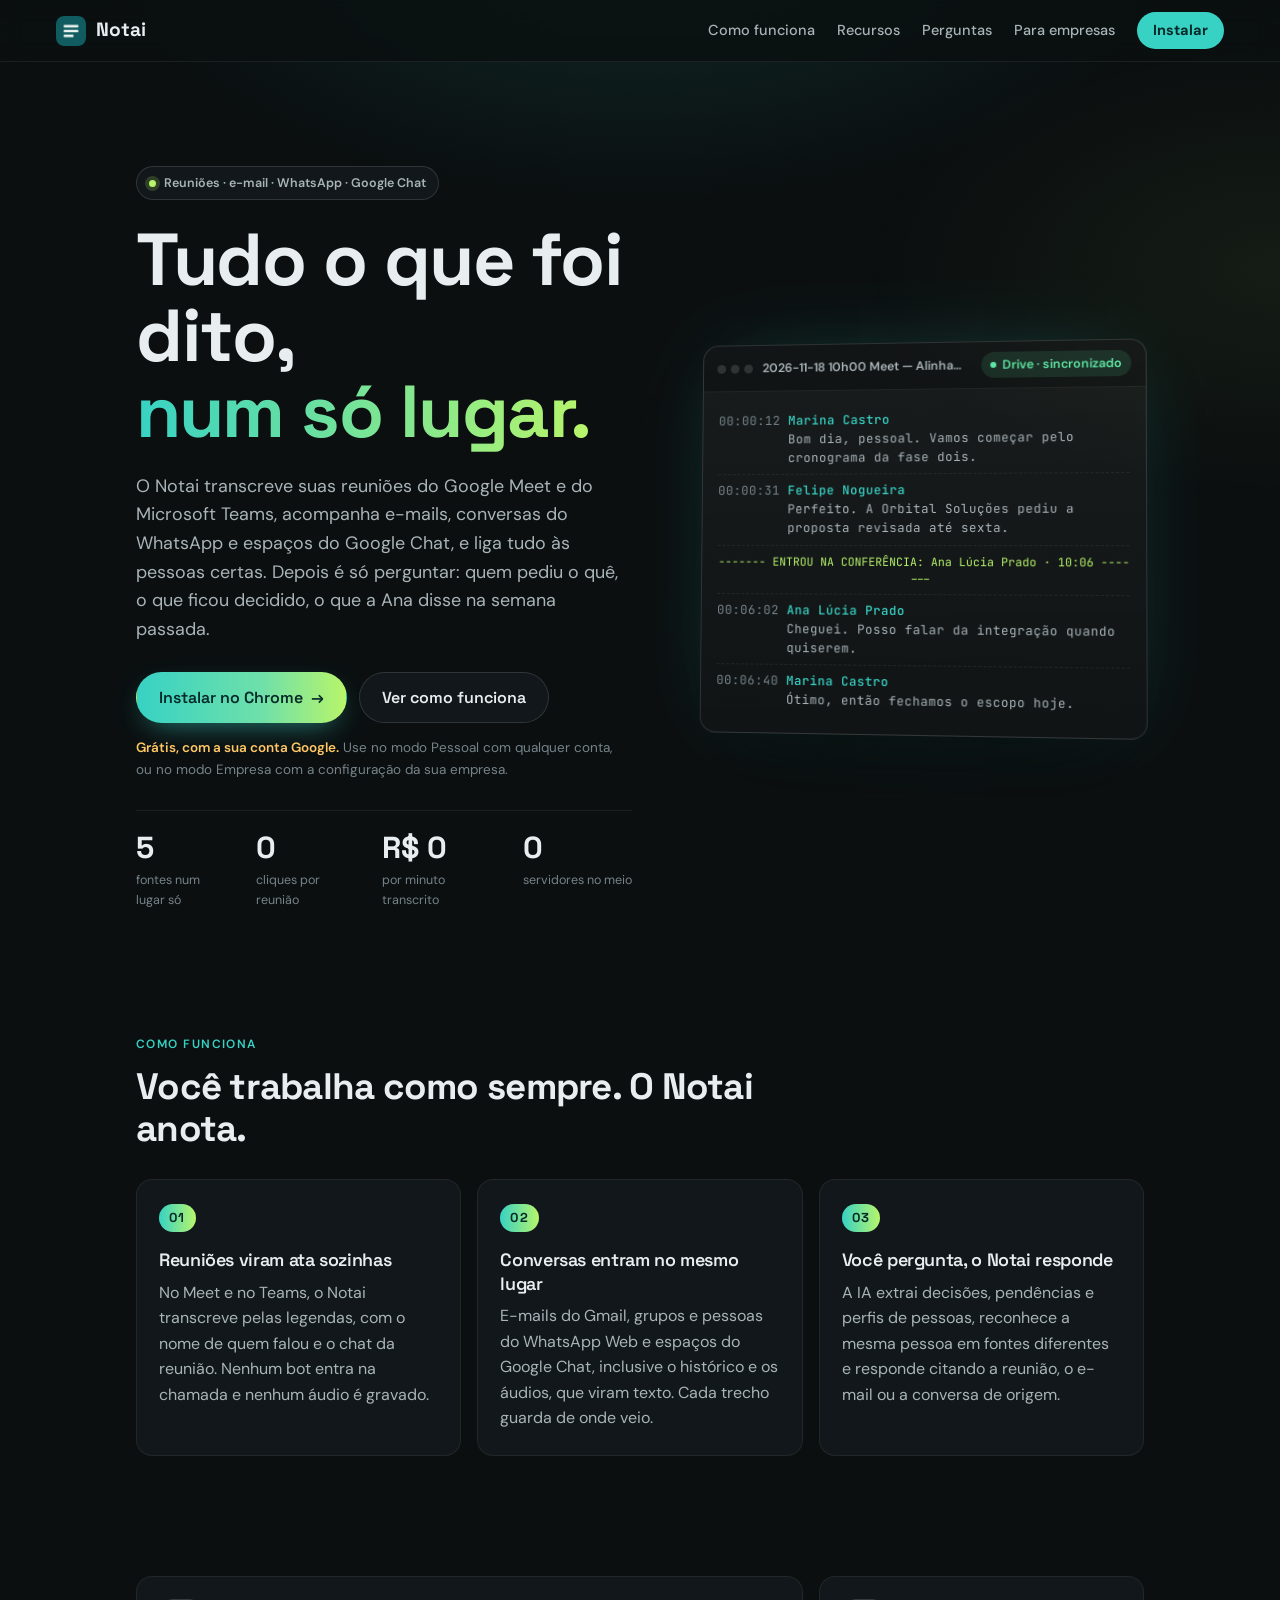
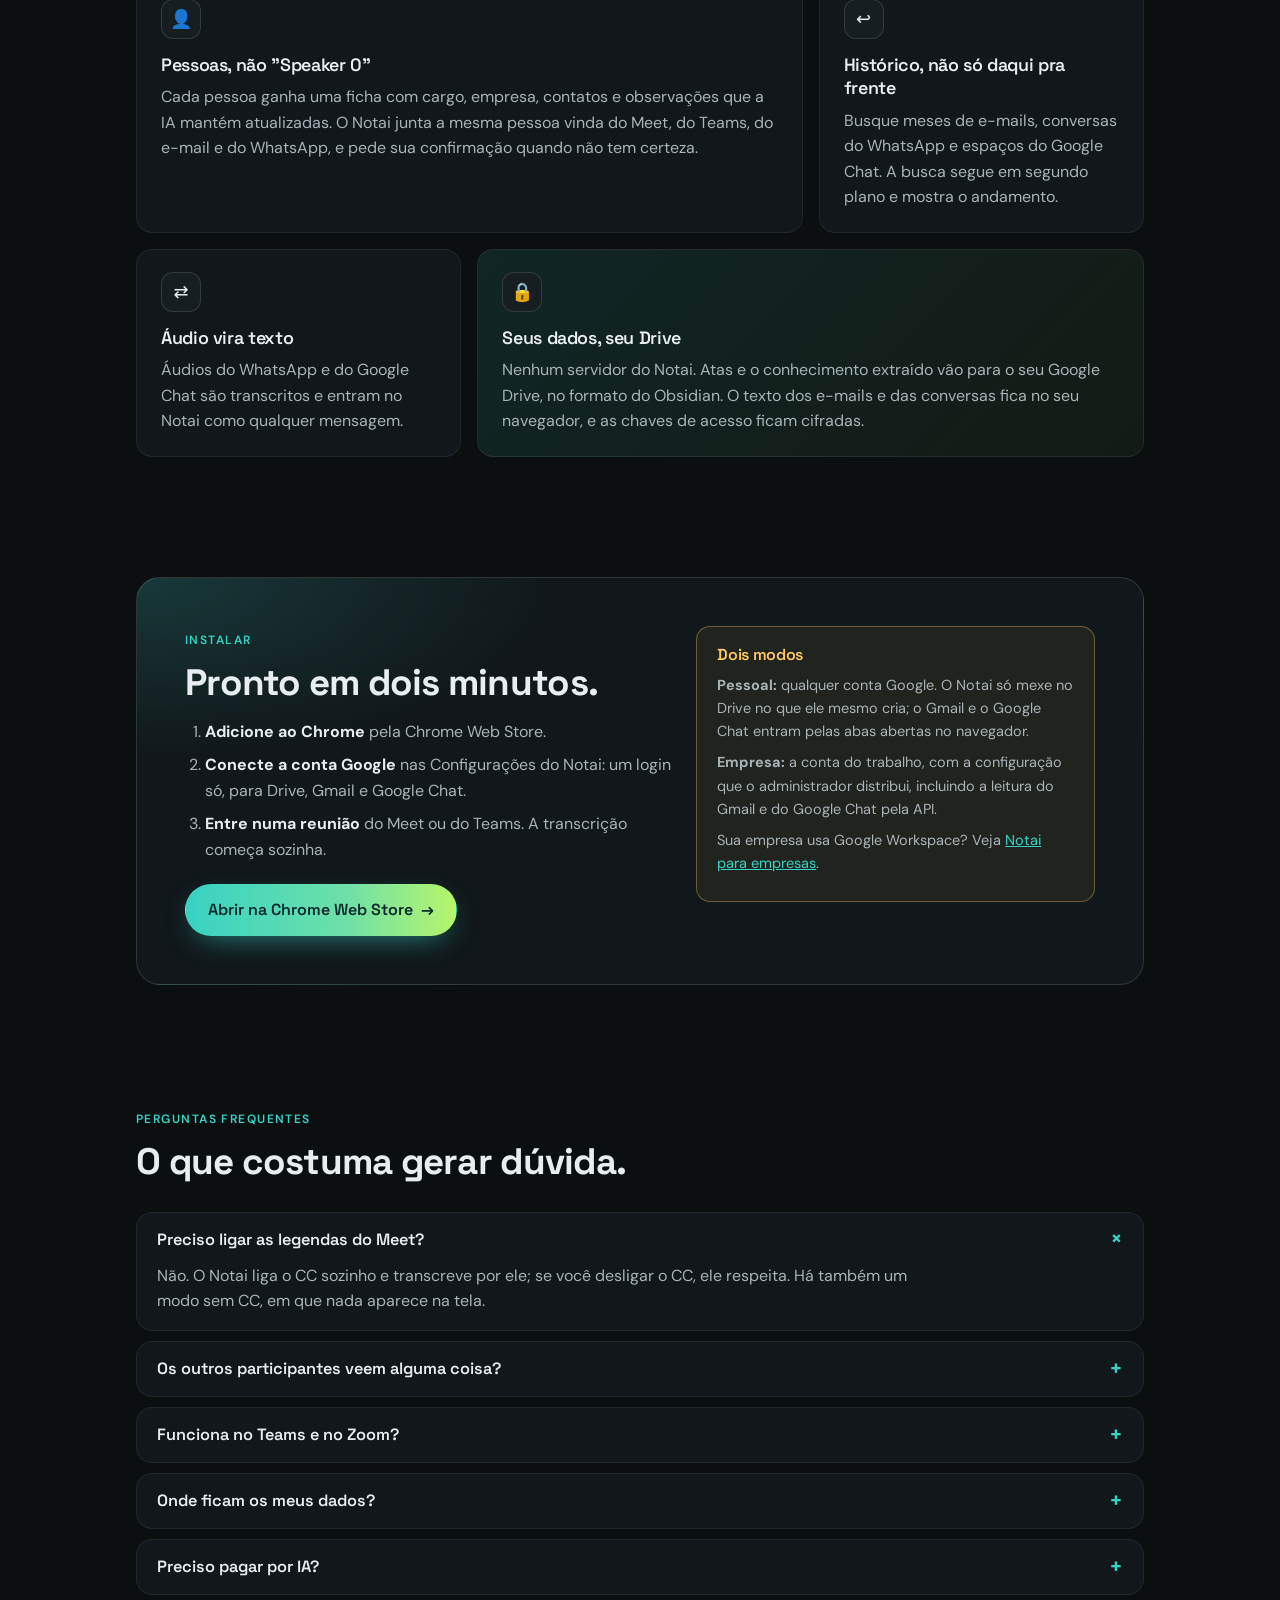
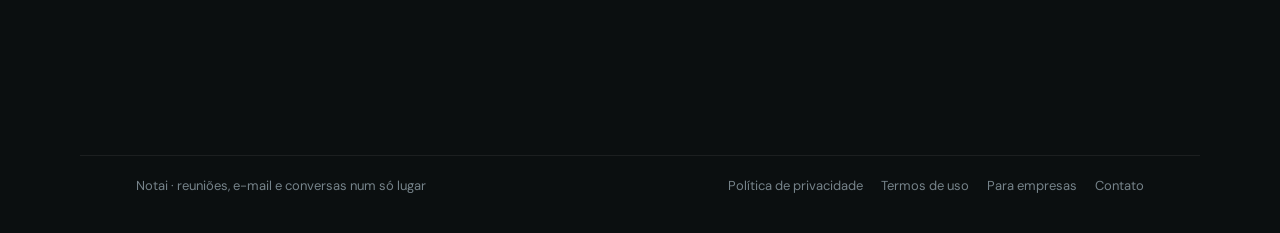
<file: index.html>
<!doctype html>
<html lang="pt-BR">
<head>
  <meta charset="utf-8" />
  <meta name="viewport" content="width=device-width, initial-scale=1" />
  <title>Notai · reuniões e conversas num só lugar</title>
  <meta name="description" content="O Notai é uma extensão para o Google Chrome que transcreve reuniões do Google Meet e do Microsoft Teams e junta tudo, com e-mails, WhatsApp e Google Chat, num lugar só que você consulta em linguagem natural. Sem bot, sem servidor e sem custo por minuto." />
  <link rel="icon" href="icon128.png" />
  <link rel="preconnect" href="https://fonts.googleapis.com" />
  <link rel="preconnect" href="https://fonts.gstatic.com" crossorigin />
  <link href="https://fonts.googleapis.com/css2?family=Space+Grotesk:wght@500;600;700&family=DM+Sans:opsz,wght@9..40,400;9..40,500;9..40,600&family=JetBrains+Mono:wght@400;500&display=swap" rel="stylesheet" />
  <link rel="stylesheet" href="style.css" />
</head>
<body>
  <div class="glow" aria-hidden="true"></div>

  <header class="top">
    <a class="brand" href="./"><img src="icon128.png" alt="" width="30" height="30" /><span>Notai</span></a>
    <nav class="nav" aria-label="Principal">
      <a href="#como-funciona">Como funciona</a>
      <a href="#recursos">Recursos</a>
      <a href="#perguntas">Perguntas</a>
      <a href="empresas/">Para empresas</a>
      <a class="cta" href="#instalar">Instalar</a>
    </nav>
  </header>

  <main>
    <section class="hero">
      <div>
        <span class="pill"><span class="pill-dot"></span>Reuniões · e-mail · WhatsApp · Google Chat</span>
        <h1>Tudo o que foi dito,<br /><span class="grad">num só lugar.</span></h1>
        <p class="lede">O Notai transcreve suas reuniões do Google Meet e do Microsoft Teams, acompanha e-mails, conversas do WhatsApp e espaços do Google Chat, e liga tudo às pessoas certas. Depois é só perguntar: quem pediu o quê, o que ficou decidido, o que a Ana disse na semana passada.</p>
        <div class="cta-row">
          <a class="btn btn-primary" href="https://chromewebstore.google.com/detail/dehlandkobgbbgkkjokhnkllopbijbge" target="_blank" rel="noopener">Instalar no Chrome <span class="arrow">→</span></a>
          <a class="btn btn-ghost" href="#como-funciona">Ver como funciona</a>
        </div>
        <p class="note"><strong>Grátis, com a sua conta Google.</strong> Use no modo Pessoal com qualquer conta, ou no modo Empresa com a configuração da sua empresa.</p>
        <ul class="proof" aria-label="O que o Notai garante">
          <li><strong>5</strong><span>fontes num lugar só</span></li>
          <li><strong>0</strong><span>cliques por reunião</span></li>
          <li><strong>R$ 0</strong><span>por minuto transcrito</span></li>
          <li><strong>0</strong><span>servidores no meio</span></li>
        </ul>
      </div>
      <figure class="sample" aria-label="Exemplo de transcrição">
        <figcaption>
          <span class="win"><i></i><i></i><i></i></span>
          <span class="sample-name">2026-11-18 10h00 Meet — Alinhamento Projeto Aurora.md</span>
          <span class="sample-tag"><span class="live-dot"></span>Drive · sincronizado</span>
        </figcaption>
        <div class="sample-body">
          <div class="line"><span class="t">00:00:12</span><span class="who">Marina Castro</span><span class="txt">Bom dia, pessoal. Vamos começar pelo cronograma da fase dois.</span></div>
          <div class="line"><span class="t">00:00:31</span><span class="who">Felipe Nogueira</span><span class="txt">Perfeito. A Orbital Soluções pediu a proposta revisada até sexta.</span></div>
          <div class="line ev">------- ENTROU NA CONFERÊNCIA: Ana Lúcia Prado · 10:06 -------</div>
          <div class="line"><span class="t">00:06:02</span><span class="who">Ana Lúcia Prado</span><span class="txt">Cheguei. Posso falar da integração quando quiserem.</span></div>
          <div class="line"><span class="t">00:06:40</span><span class="who">Marina Castro</span><span class="txt">Ótimo, então fechamos o escopo hoje.</span></div>
        </div>
      </figure>
    </section>

    <section id="como-funciona">
      <div class="section-head">
        <span class="eyebrow">Como funciona</span>
        <h2>Você trabalha como sempre. O Notai anota.</h2>
      </div>
      <ol class="steps">
        <li class="card"><span class="step-n">01</span><h3>Reuniões viram ata sozinhas</h3><p>No Meet e no Teams, o Notai transcreve pelas legendas, com o nome de quem falou e o chat da reunião. Nenhum bot entra na chamada e nenhum áudio é gravado.</p></li>
        <li class="card"><span class="step-n">02</span><h3>Conversas entram no mesmo lugar</h3><p>E-mails do Gmail, grupos e pessoas do WhatsApp Web e espaços do Google Chat, inclusive o histórico e os áudios, que viram texto. Cada trecho guarda de onde veio.</p></li>
        <li class="card"><span class="step-n">03</span><h3>Você pergunta, o Notai responde</h3><p>A IA extrai decisões, pendências e perfis de pessoas, reconhece a mesma pessoa em fontes diferentes e responde citando a reunião, o e-mail ou a conversa de origem.</p></li>
      </ol>
    </section>

    <section id="recursos" class="bento">
      <article class="card span-2"><span class="icon">👤</span><h3>Pessoas, não "Speaker 0"</h3><p>Cada pessoa ganha uma ficha com cargo, empresa, contatos e observações que a IA mantém atualizadas. O Notai junta a mesma pessoa vinda do Meet, do Teams, do e-mail e do WhatsApp, e pede sua confirmação quando não tem certeza.</p></article>
      <article class="card"><span class="icon">↩</span><h3>Histórico, não só daqui pra frente</h3><p>Busque meses de e-mails, conversas do WhatsApp e espaços do Google Chat. A busca segue em segundo plano e mostra o andamento.</p></article>
      <article class="card"><span class="icon">⇄</span><h3>Áudio vira texto</h3><p>Áudios do WhatsApp e do Google Chat são transcritos e entram no Notai como qualquer mensagem.</p></article>
      <article class="card span-2 accent"><span class="icon">🔒</span><h3>Seus dados, seu Drive</h3><p>Nenhum servidor do Notai. Atas e o conhecimento extraído vão para o seu Google Drive, no formato do Obsidian. O texto dos e-mails e das conversas fica no seu navegador, e as chaves de acesso ficam cifradas.</p></article>
    </section>

    <section id="instalar" class="install">
      <div>
        <span class="eyebrow">Instalar</span>
        <h2>Pronto em dois minutos.</h2>
        <ol>
          <li><strong>Adicione ao Chrome</strong> pela Chrome Web Store.</li>
          <li><strong>Conecte a conta Google</strong> nas Configurações do Notai: um login só, para Drive, Gmail e Google Chat.</li>
          <li><strong>Entre numa reunião</strong> do Meet ou do Teams. A transcrição começa sozinha.</li>
        </ol>
        <div class="cta-row" style="margin-top: 22px">
          <a class="btn btn-primary" id="store-link" href="https://chromewebstore.google.com/detail/dehlandkobgbbgkkjokhnkllopbijbge" target="_blank" rel="noopener">Abrir na Chrome Web Store <span class="arrow">→</span></a>
        </div>
      </div>
      <aside class="modes">
        <h3>Dois modos</h3>
        <p><strong>Pessoal:</strong> qualquer conta Google. O Notai só mexe no Drive no que ele mesmo cria; o Gmail e o Google Chat entram pelas abas abertas no navegador.</p>
        <p><strong>Empresa:</strong> a conta do trabalho, com a configuração que o administrador distribui, incluindo a leitura do Gmail e do Google Chat pela API.</p>
        <p>Sua empresa usa Google Workspace? Veja <a href="empresas/">Notai para empresas</a>.</p>
      </aside>
    </section>

    <section id="perguntas" class="faq">
      <div class="section-head">
        <span class="eyebrow">Perguntas frequentes</span>
        <h2>O que costuma gerar dúvida.</h2>
      </div>
      <div class="faq-list">
        <details class="card" open><summary>Preciso ligar as legendas do Meet?</summary><p>Não. O Notai liga o CC sozinho e transcreve por ele; se você desligar o CC, ele respeita. Há também um modo sem CC, em que nada aparece na tela.</p></details>
        <details class="card"><summary>Os outros participantes veem alguma coisa?</summary><p>Nenhum bot entra na chamada. Por isso mesmo, avise que a reunião está sendo transcrita; o Notai pode mandar esse aviso no chat da reunião por você.</p></details>
        <details class="card"><summary>Funciona no Teams e no Zoom?</summary><p>No Teams web, sim: o Notai liga as legendas sozinho, transcreve e guarda o chat da reunião. O Zoom ainda não é coberto.</p></details>
        <details class="card"><summary>Onde ficam os meus dados?</summary><p>Não existe servidor do Notai. Atas e o conhecimento extraído vão para o seu Drive; o texto de e-mails e conversas fica no seu navegador. Com uma IA em nuvem, os trechos analisados vão para o provedor que você escolher. Detalhes na <a href="politica-de-privacidade/">política de privacidade</a>.</p></details>
        <details class="card"><summary>Preciso pagar por IA?</summary><p>Não para transcrever. Para resumir e responder perguntas, você escolhe entre a IA do próprio Chrome (Gemini Nano), gratuita, e um provedor em nuvem com a sua chave.</p></details>
      </div>
    </section>
  </main>

  <footer class="site-footer">
    <span>Notai · reuniões, e-mail e conversas num só lugar</span>
    <nav aria-label="Rodapé">
      <a href="politica-de-privacidade/">Política de privacidade</a>
      <a href="termos-de-uso/">Termos de uso</a>
      <a href="empresas/">Para empresas</a>
      <a href="mailto:rodrigorbonfim@gmail.com">Contato</a>
    </nav>
  </footer>
</body>
</html>
</file>
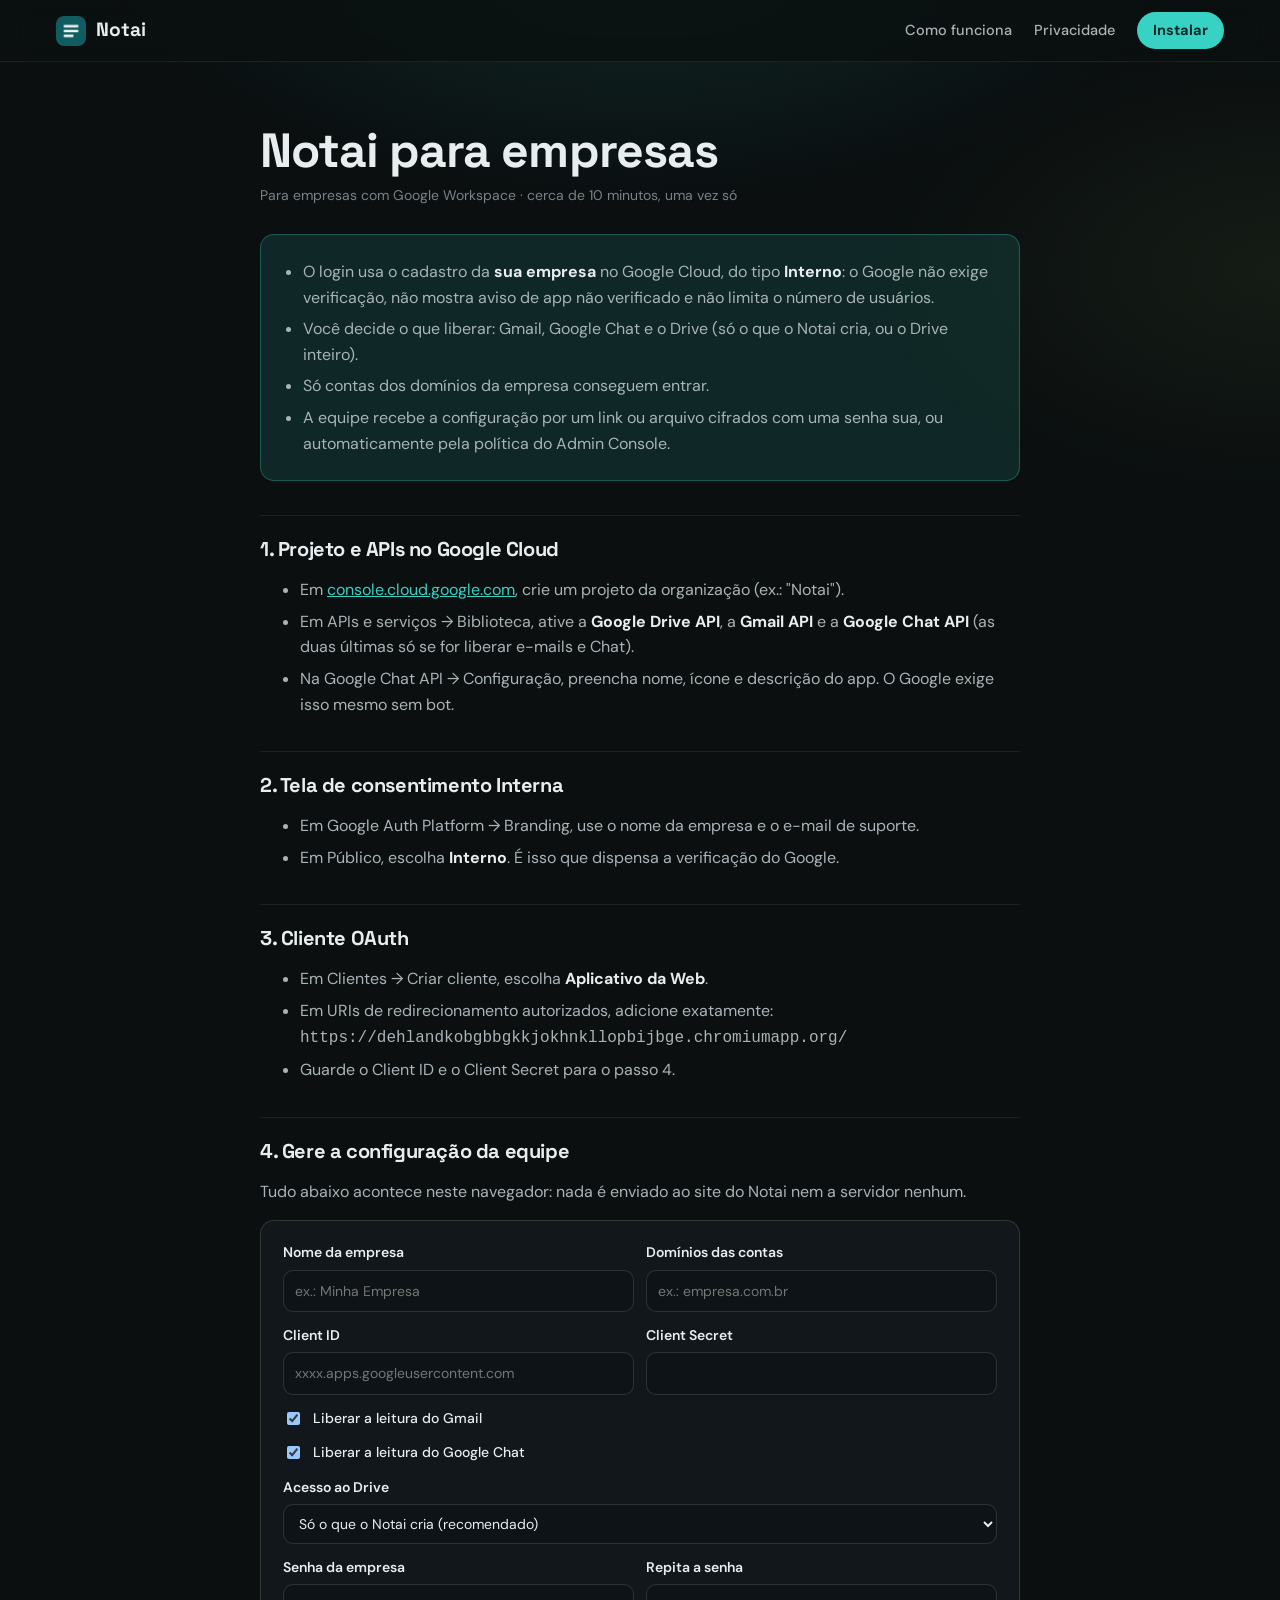
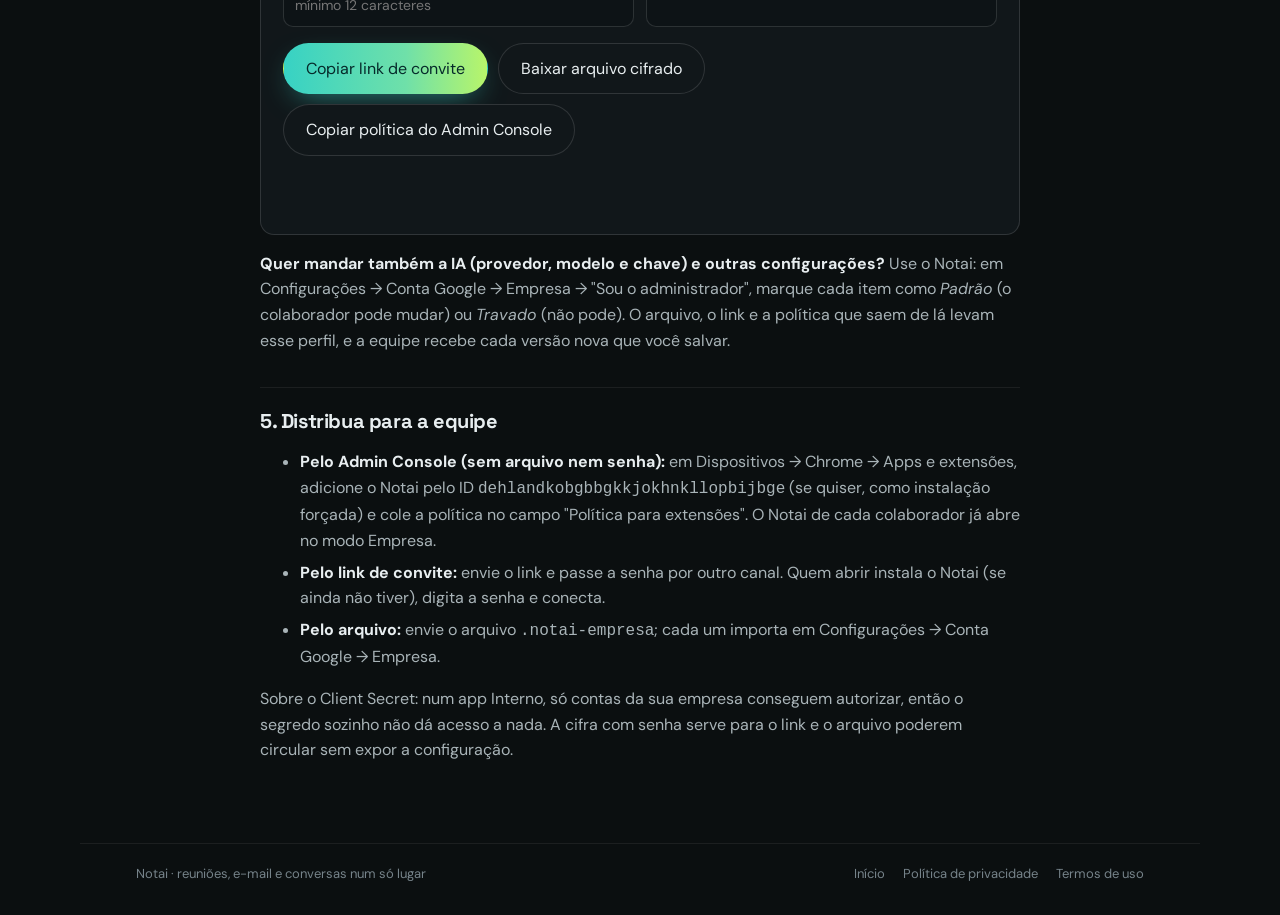
<file: empresas/index.html>
<!doctype html>
<html lang="pt-BR">
<head>
  <meta charset="utf-8" />
  <meta name="viewport" content="width=device-width, initial-scale=1" />
  <title>Notai para empresas · Notai</title>
  <meta name="description" content="Configure o Notai para a sua empresa com Google Workspace: login com o cadastro da própria empresa, sem verificação do Google, com Gmail, Google Chat e Drive." />
  <link rel="icon" href="../icon128.png" />
  <link rel="preconnect" href="https://fonts.googleapis.com" />
  <link rel="preconnect" href="https://fonts.gstatic.com" crossorigin />
  <link href="https://fonts.googleapis.com/css2?family=Space+Grotesk:wght@500;600;700&family=DM+Sans:opsz,wght@9..40,400;9..40,500;9..40,600&family=JetBrains+Mono:wght@400;500&display=swap" rel="stylesheet" />
  <link rel="stylesheet" href="../style.css" />
  <style>
    .gen { display: grid; gap: 12px; margin: 16px 0; padding: 20px 22px; border-radius: 14px; background: var(--surface); border: 1px solid var(--line-2); }
    .gen label { display: grid; gap: 6px; font-size: 14px; font-weight: 600; color: var(--text); }
    .gen input, .gen select { font: inherit; font-weight: 400; padding: 9px 11px; border-radius: 10px; border: 1px solid var(--line-2); background: #0d1316; color: var(--text); }
    .gen .row { display: flex; gap: 10px; align-items: center; font-weight: 500; }
    .gen .grid { display: grid; grid-template-columns: 1fr 1fr; gap: 12px; }
    .gen .actions { display: flex; flex-wrap: wrap; gap: 10px; margin-top: 4px; }
    .gen button { font: inherit; cursor: pointer; }
    .gen .out { font-size: 13.5px; color: var(--text-2); min-height: 1.4em; }
    .gen .out.err { color: #ff9b9b; }
    @media (max-width: 700px) { .gen .grid { grid-template-columns: 1fr; } }
  </style>
</head>
<body>
  <div class="glow" aria-hidden="true"></div>
  <header class="top">
    <a class="brand" href="../"><img src="../icon128.png" alt="" width="30" height="30" /><span>Notai</span></a>
    <nav class="nav" aria-label="Principal"><a href="../#como-funciona">Como funciona</a><a href="../politica-de-privacidade/">Privacidade</a><a class="cta" href="../#instalar">Instalar</a></nav>
  </header>
  <main>
    <article class="doc">
      <h1>Notai para empresas</h1>
      <p class="meta">Para empresas com Google Workspace · cerca de 10 minutos, uma vez só</p>
      <div class="summary">
        <ul>
          <li>O login usa o cadastro da <strong>sua empresa</strong> no Google Cloud, do tipo <strong>Interno</strong>: o Google não exige verificação, não mostra aviso de app não verificado e não limita o número de usuários.</li>
          <li>Você decide o que liberar: Gmail, Google Chat e o Drive (só o que o Notai cria, ou o Drive inteiro).</li>
          <li>Só contas dos domínios da empresa conseguem entrar.</li>
          <li>A equipe recebe a configuração por um link ou arquivo cifrados com uma senha sua, ou automaticamente pela política do Admin Console.</li>
        </ul>
      </div>

      <h2>1. Projeto e APIs no Google Cloud</h2>
      <ul>
        <li>Em <a href="https://console.cloud.google.com/projectcreate" target="_blank" rel="noopener">console.cloud.google.com</a>, crie um projeto da organização (ex.: "Notai").</li>
        <li>Em APIs e serviços → Biblioteca, ative a <strong>Google Drive API</strong>, a <strong>Gmail API</strong> e a <strong>Google Chat API</strong> (as duas últimas só se for liberar e-mails e Chat).</li>
        <li>Na Google Chat API → Configuração, preencha nome, ícone e descrição do app. O Google exige isso mesmo sem bot.</li>
      </ul>

      <h2>2. Tela de consentimento Interna</h2>
      <ul>
        <li>Em Google Auth Platform → Branding, use o nome da empresa e o e-mail de suporte.</li>
        <li>Em Público, escolha <strong>Interno</strong>. É isso que dispensa a verificação do Google.</li>
      </ul>

      <h2>3. Cliente OAuth</h2>
      <ul>
        <li>Em Clientes → Criar cliente, escolha <strong>Aplicativo da Web</strong>.</li>
        <li>Em URIs de redirecionamento autorizados, adicione exatamente: <code>https://dehlandkobgbbgkkjokhnkllopbijbge.chromiumapp.org/</code></li>
        <li>Guarde o Client ID e o Client Secret para o passo 4.</li>
      </ul>

      <h2>4. Gere a configuração da equipe</h2>
      <p>Tudo abaixo acontece neste navegador: nada é enviado ao site do Notai nem a servidor nenhum.</p>
      <form class="gen" id="gen" autocomplete="off" onsubmit="return false">
        <div class="grid">
          <label>Nome da empresa<input id="empresa" required placeholder="ex.: Minha Empresa" /></label>
          <label>Domínios das contas<input id="dominios" required placeholder="ex.: empresa.com.br" /></label>
          <label>Client ID<input id="clientId" required spellcheck="false" placeholder="xxxx.apps.googleusercontent.com" /></label>
          <label>Client Secret<input id="clientSecret" type="password" required /></label>
        </div>
        <label class="row"><input id="gmail" type="checkbox" checked /> Liberar a leitura do Gmail</label>
        <label class="row"><input id="chat" type="checkbox" checked /> Liberar a leitura do Google Chat</label>
        <label>Acesso ao Drive
          <select id="drive"><option value="notai">Só o que o Notai cria (recomendado)</option><option value="completo">Drive inteiro (para continuar numa pasta que já existe)</option></select>
        </label>
        <div class="grid">
          <label>Senha da empresa<input id="pass" type="password" autocomplete="new-password" placeholder="mínimo 12 caracteres" /></label>
          <label>Repita a senha<input id="pass2" type="password" autocomplete="new-password" /></label>
        </div>
        <div class="actions">
          <button class="btn btn-primary" type="button" id="link">Copiar link de convite</button>
          <button class="btn btn-ghost" type="button" id="file">Baixar arquivo cifrado</button>
          <button class="btn btn-ghost" type="button" id="policy">Copiar política do Admin Console</button>
        </div>
        <p class="out" id="out" aria-live="polite"></p>
      </form>

      <p><strong>Quer mandar também a IA (provedor, modelo e chave) e outras configurações?</strong> Use o Notai: em Configurações → Conta Google → Empresa → "Sou o administrador", marque cada item como <em>Padrão</em> (o colaborador pode mudar) ou <em>Travado</em> (não pode). O arquivo, o link e a política que saem de lá levam esse perfil, e a equipe recebe cada versão nova que você salvar.</p>

      <h2>5. Distribua para a equipe</h2>
      <ul>
        <li><strong>Pelo Admin Console (sem arquivo nem senha):</strong> em Dispositivos → Chrome → Apps e extensões, adicione o Notai pelo ID <code>dehlandkobgbbgkkjokhnkllopbijbge</code> (se quiser, como instalação forçada) e cole a política no campo "Política para extensões". O Notai de cada colaborador já abre no modo Empresa.</li>
        <li><strong>Pelo link de convite:</strong> envie o link e passe a senha por outro canal. Quem abrir instala o Notai (se ainda não tiver), digita a senha e conecta.</li>
        <li><strong>Pelo arquivo:</strong> envie o arquivo <code>.notai-empresa</code>; cada um importa em Configurações → Conta Google → Empresa.</li>
      </ul>
      <p>Sobre o Client Secret: num app Interno, só contas da sua empresa conseguem autorizar, então o segredo sozinho não dá acesso a nada. A cifra com senha serve para o link e o arquivo poderem circular sem expor a configuração.</p>
    </article>
  </main>
  <footer class="site-footer">
    <span>Notai · reuniões, e-mail e conversas num só lugar</span>
    <nav aria-label="Rodapé"><a href="../">Início</a><a href="../politica-de-privacidade/">Política de privacidade</a><a href="../termos-de-uso/">Termos de uso</a></nav>
  </footer>
  <script>
    // Mesma cifra do Notai (src/shared/cryptobox.ts): PBKDF2-SHA256 com 600 mil rodadas e AES-GCM 256.
    const $ = (id) => document.getElementById(id);
    const out = (msg, err) => { $('out').textContent = msg; $('out').className = err ? 'out err' : 'out'; };
    const b64 = (u8) => btoa(String.fromCharCode(...u8));
    const b64url = (s) => btoa(unescape(encodeURIComponent(s))).replace(/\+/g, '-').replace(/\//g, '_').replace(/=+$/, '');
    function config() {
      const dominios = [...new Set($('dominios').value.split(/[\s,;]+/).map((d) => d.trim().toLowerCase().replace(/^@/, '')).filter(Boolean))];
      const c = { format: 'notai-empresa', version: 1, empresa: $('empresa').value.trim(), dominios, clientId: $('clientId').value.trim(), clientSecret: $('clientSecret').value.trim(), recursos: { gmail: $('gmail').checked, chat: $('chat').checked, drive: $('drive').value } };
      if (!c.empresa) throw new Error('Falta o nome da empresa.');
      if (!dominios.length || dominios.some((d) => !/^[a-z0-9-]+(\.[a-z0-9-]+)+$/.test(d))) throw new Error('Confira os domínios (ex.: empresa.com.br).');
      if (!/^[\w-]+\.apps\.googleusercontent\.com$/.test(c.clientId)) throw new Error('O Client ID deve terminar em .apps.googleusercontent.com.');
      if (c.clientSecret.length < 10) throw new Error('Falta o Client Secret.');
      return c;
    }
    async function sealed() {
      const c = config();
      const pass = $('pass').value;
      if (pass.length < 12) throw new Error('Use uma senha com pelo menos 12 caracteres.');
      if (pass !== $('pass2').value) throw new Error('As duas senhas não são iguais.');
      const salt = crypto.getRandomValues(new Uint8Array(16));
      const iv = crypto.getRandomValues(new Uint8Array(12));
      const material = await crypto.subtle.importKey('raw', new TextEncoder().encode(pass.normalize('NFKC')), 'PBKDF2', false, ['deriveKey']);
      const key = await crypto.subtle.deriveKey({ name: 'PBKDF2', hash: 'SHA-256', salt, iterations: 600000 }, material, { name: 'AES-GCM', length: 256 }, false, ['encrypt']);
      const data = new Uint8Array(await crypto.subtle.encrypt({ name: 'AES-GCM', iv }, key, new TextEncoder().encode(JSON.stringify(c))));
      const box = { v: 1, kdf: 'PBKDF2-SHA256', iter: 600000, salt: b64(salt), iv: b64(iv), data: b64(data) };
      return { c, file: JSON.stringify({ format: 'notai-empresa-cifrada', version: 1, empresa: c.empresa, box }, null, 2) };
    }
    const run = (fn) => async () => { try { await fn(); } catch (e) { out(e.message || String(e), true); } };
    $('link').addEventListener('click', run(async () => {
      const { file } = await sealed();
      await navigator.clipboard.writeText(`https://www.notai.ia.br/entrar/#c=${b64url(file)}`);
      out('Link copiado. Ele só abre com a senha da empresa: passe a senha por outro canal.');
    }));
    $('file').addEventListener('click', run(async () => {
      const { c, file } = await sealed();
      const a = document.createElement('a');
      a.href = URL.createObjectURL(new Blob([file], { type: 'application/json' }));
      a.download = `Notai - ${c.empresa}.notai-empresa`;
      a.click();
      out('Arquivo cifrado baixado.');
    }));
    $('policy').addEventListener('click', run(async () => {
      const c = config();
      const v = (x) => ({ Value: x });
      await navigator.clipboard.writeText(JSON.stringify({ empresa: v(c.empresa), dominios: v(c.dominios), clientId: v(c.clientId), clientSecret: v(c.clientSecret), gmail: v(c.recursos.gmail), chat: v(c.recursos.chat), drive: v(c.recursos.drive) }));
      out('Política copiada. Cole no Admin Console, no campo "Política para extensões" do Notai.');
    }));
  </script>
</body>
</html>
</file>
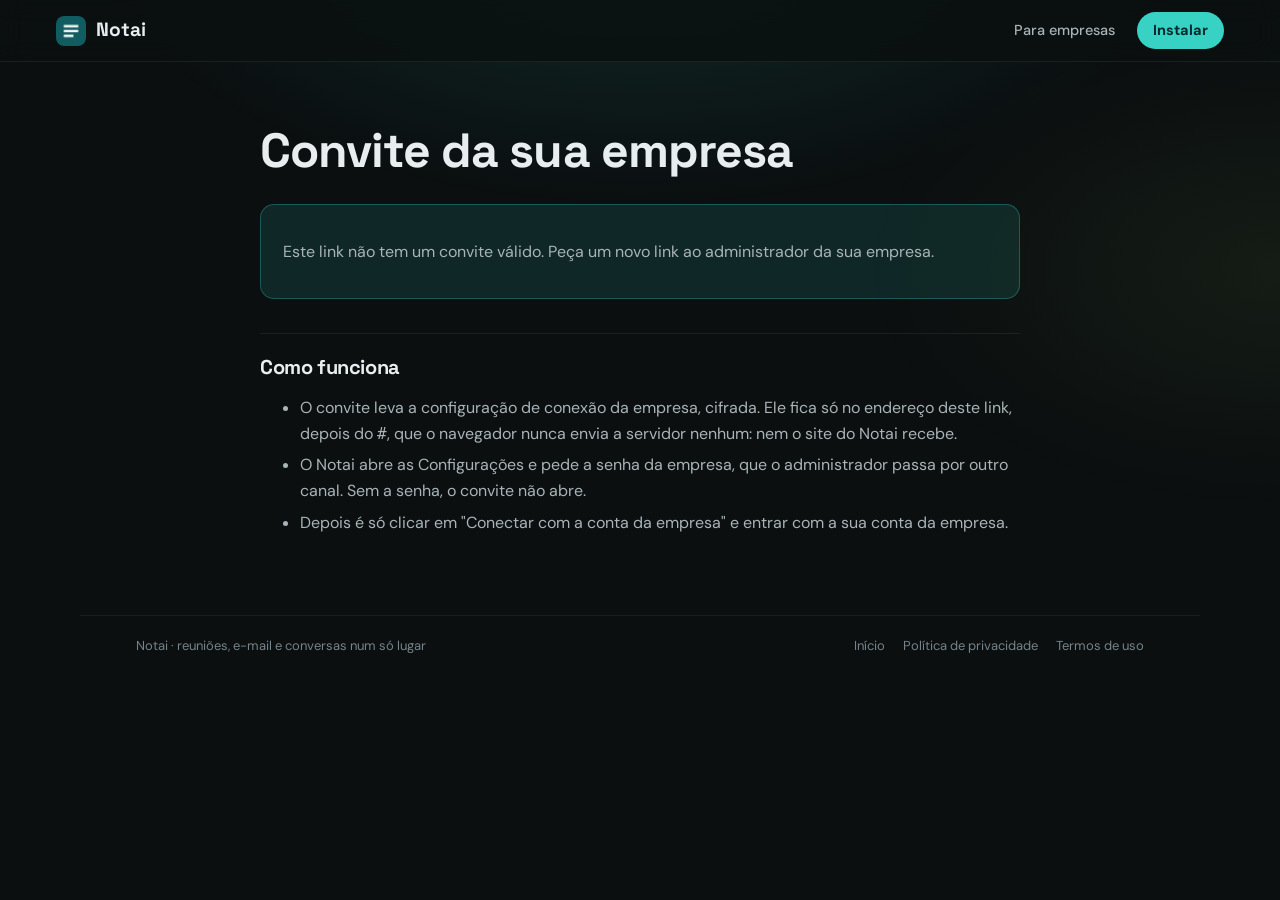
<file: entrar/index.html>
<!doctype html>
<html lang="pt-BR">
<head>
  <meta charset="utf-8" />
  <meta name="viewport" content="width=device-width, initial-scale=1" />
  <title>Entrar com a configuração da empresa · Notai</title>
  <meta name="robots" content="noindex" />
  <link rel="icon" href="../icon128.png" />
  <link rel="preconnect" href="https://fonts.googleapis.com" />
  <link rel="preconnect" href="https://fonts.gstatic.com" crossorigin />
  <link href="https://fonts.googleapis.com/css2?family=Space+Grotesk:wght@500;600;700&family=DM+Sans:opsz,wght@9..40,400;9..40,500;9..40,600&display=swap" rel="stylesheet" />
  <link rel="stylesheet" href="../style.css" />
</head>
<body>
  <div class="glow" aria-hidden="true"></div>
  <header class="top">
    <a class="brand" href="../"><img src="../icon128.png" alt="" width="30" height="30" /><span>Notai</span></a>
    <nav class="nav" aria-label="Principal"><a href="../empresas/">Para empresas</a><a class="cta" href="../#instalar">Instalar</a></nav>
  </header>
  <main>
    <article class="doc">
      <h1>Convite da sua empresa</h1>
      <p class="meta" id="empresa"></p>
      <div class="summary" id="status"><p>Verificando o convite…</p></div>
      <div id="install" hidden>
        <h2>1. Instale o Notai</h2>
        <p>O Notai ainda não está instalado neste Chrome (ou está numa versão antiga).</p>
        <p><a class="btn btn-primary" href="https://chromewebstore.google.com/detail/dehlandkobgbbgkkjokhnkllopbijbge" target="_blank" rel="noopener">Instalar na Chrome Web Store <span class="arrow">→</span></a></p>
        <h2>2. Volte a esta página</h2>
        <p>Depois de instalar, recarregue esta página: o convite continua neste link.</p>
        <p><button class="btn btn-ghost" type="button" id="retry">Já instalei, tentar de novo</button></p>
      </div>
      <h2>Como funciona</h2>
      <ul>
        <li>O convite leva a configuração de conexão da empresa, cifrada. Ele fica só no endereço deste link, depois do <code>#</code>, que o navegador nunca envia a servidor nenhum: nem o site do Notai recebe.</li>
        <li>O Notai abre as Configurações e pede a senha da empresa, que o administrador passa por outro canal. Sem a senha, o convite não abre.</li>
        <li>Depois é só clicar em "Conectar com a conta da empresa" e entrar com a sua conta da empresa.</li>
      </ul>
    </article>
  </main>
  <footer class="site-footer">
    <span>Notai · reuniões, e-mail e conversas num só lugar</span>
    <nav aria-label="Rodapé"><a href="../">Início</a><a href="../politica-de-privacidade/">Política de privacidade</a><a href="../termos-de-uso/">Termos de uso</a></nav>
  </footer>
  <script>
    // Entrega o convite ao Notai pela ponte que só esta origem tem (externally_connectable). Nada sai do navegador.
    const EXT = 'dehlandkobgbbgkkjokhnkllopbijbge';
    const status = document.getElementById('status');
    const say = (text) => { const p = document.createElement('p'); p.textContent = text; status.replaceChildren(p); };
    function readInvite() {
      const m = location.hash.match(/[#&]c=([A-Za-z0-9_-]+)/);
      if (!m) return null;
      try {
        const b = atob(m[1].replace(/-/g, '+').replace(/_/g, '/'));
        const text = decodeURIComponent(escape(b));
        const o = JSON.parse(text);
        return o && o.format === 'notai-empresa-cifrada' ? { text, empresa: String(o.empresa || '') } : null;
      } catch { return null; }
    }
    function deliver() {
      const inv = readInvite();
      if (!inv) { say('Este link não tem um convite válido. Peça um novo link ao administrador da sua empresa.'); return; }
      document.getElementById('empresa').textContent = inv.empresa ? `Configuração da ${inv.empresa}` : '';
      const api = window.chrome && chrome.runtime && chrome.runtime.sendMessage;
      if (!api) { say('Instale o Notai para usar este convite.'); document.getElementById('install').hidden = false; return; }
      chrome.runtime.sendMessage(EXT, { type: 'notai:convite', file: inv.text }, (r) => {
        if (chrome.runtime.lastError || !r) { say('Instale o Notai (ou atualize) para usar este convite.'); document.getElementById('install').hidden = false; return; }
        if (!r.ok) { say(`O Notai recusou o convite: ${r.error || 'formato inválido'}. Peça um novo link ao administrador.`); return; }
        document.getElementById('install').hidden = true;
        say('Convite entregue ao Notai. As Configurações abriram numa aba nova: digite a senha da empresa e clique em "Conectar com a conta da empresa".');
      });
    }
    document.getElementById('retry').addEventListener('click', () => location.reload());
    deliver();
  </script>
</body>
</html>
</file>
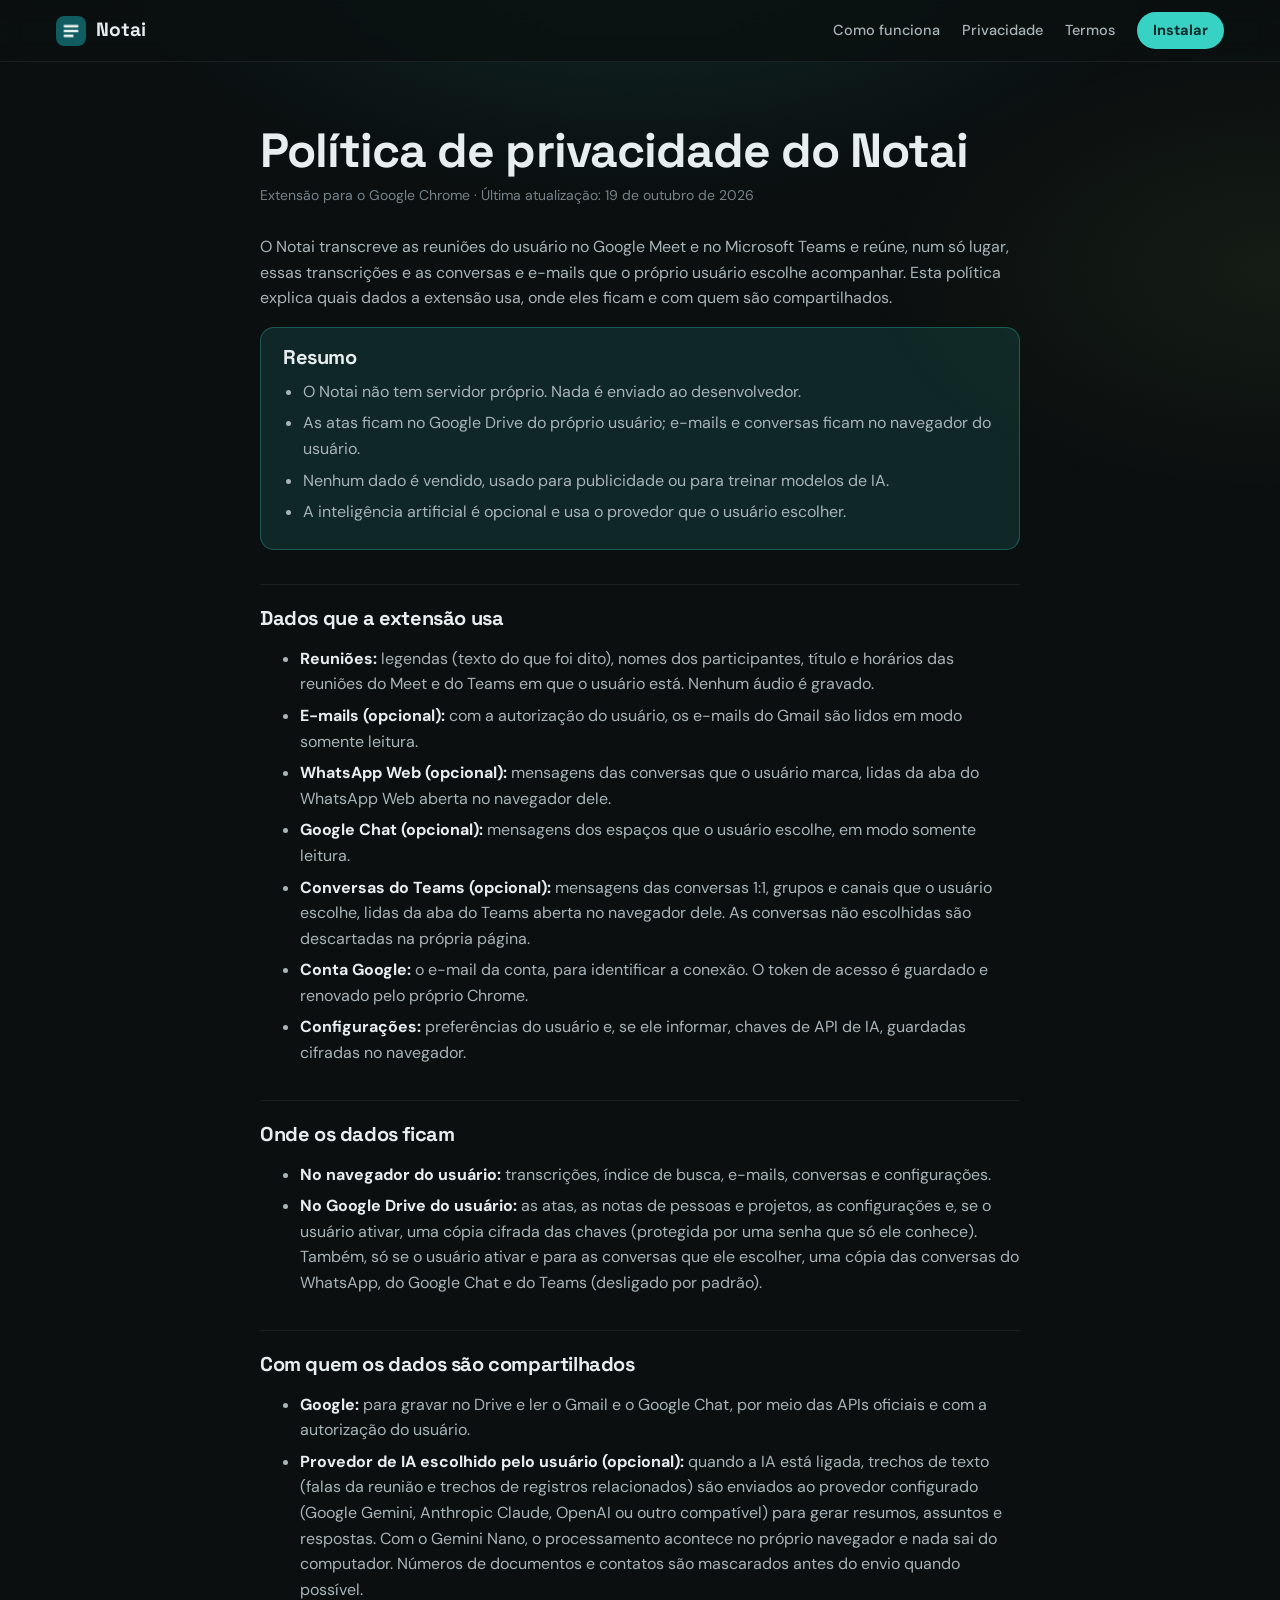
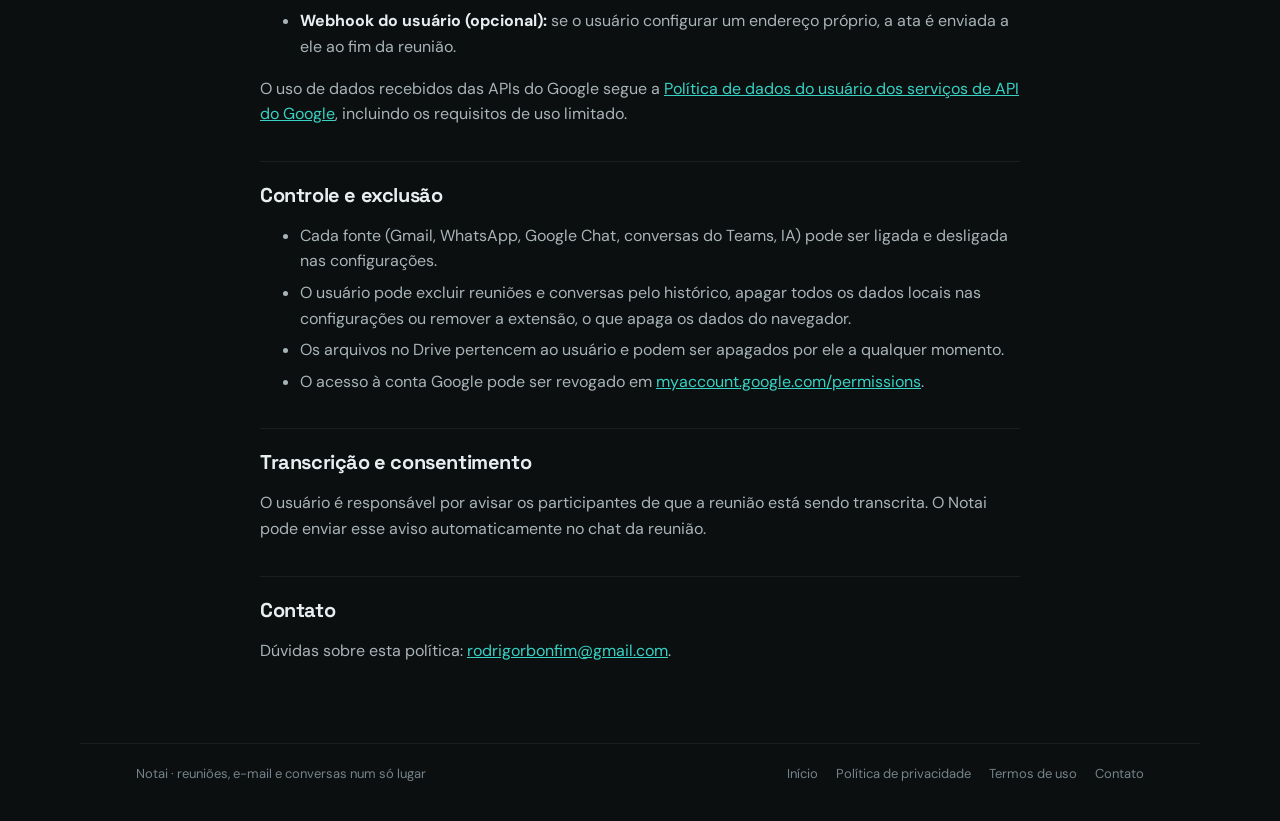
<file: politica-de-privacidade/index.html>
<!doctype html>
<html lang="pt-BR">
<head>
  <meta charset="utf-8" />
  <meta name="viewport" content="width=device-width, initial-scale=1" />
  <title>Política de privacidade · Notai</title>
  <meta name="description" content="Quais dados o Notai usa, onde eles ficam e com quem são compartilhados." />
  <link rel="icon" href="../icon128.png" />
  <link rel="preconnect" href="https://fonts.googleapis.com" />
  <link rel="preconnect" href="https://fonts.gstatic.com" crossorigin />
  <link href="https://fonts.googleapis.com/css2?family=Space+Grotesk:wght@500;600;700&family=DM+Sans:opsz,wght@9..40,400;9..40,500;9..40,600&display=swap" rel="stylesheet" />
  <link rel="stylesheet" href="../style.css" />
</head>
<body>
  <div class="glow" aria-hidden="true"></div>
  <header class="top">
    <a class="brand" href="../"><img src="../icon128.png" alt="" width="30" height="30" /><span>Notai</span></a>
    <nav class="nav" aria-label="Principal">
      <a href="../#como-funciona">Como funciona</a>
      <a href="../politica-de-privacidade/">Privacidade</a>
      <a href="../termos-de-uso/">Termos</a>
      <a class="cta" href="../#instalar">Instalar</a>
    </nav>
  </header>
  <main>
    <article class="doc">
      <h1>Política de privacidade do Notai</h1>
      <p class="meta">Extensão para o Google Chrome · Última atualização: 19 de outubro de 2026</p>
      
      <p>O Notai transcreve as reuniões do usuário no Google Meet e no Microsoft Teams e reúne, num só lugar, essas transcrições e as conversas e e-mails que o próprio usuário escolhe acompanhar. Esta política explica quais dados a extensão usa, onde eles ficam e com quem são compartilhados.</p>
      
      <div class="summary"><h2 style="border:0;margin-top:0;padding-top:0">Resumo</h2><ul>
      <li>O Notai não tem servidor próprio. Nada é enviado ao desenvolvedor.</li>
      <li>As atas ficam no Google Drive do próprio usuário; e-mails e conversas ficam no navegador do usuário.</li>
      <li>Nenhum dado é vendido, usado para publicidade ou para treinar modelos de IA.</li>
      <li>A inteligência artificial é opcional e usa o provedor que o usuário escolher.</li>
      </ul></div>
      
      <h2>Dados que a extensão usa</h2>
      <ul>
      <li><strong>Reuniões:</strong> legendas (texto do que foi dito), nomes dos participantes, título e horários das reuniões do Meet e do Teams em que o usuário está. Nenhum áudio é gravado.</li>
      <li><strong>E-mails (opcional):</strong> com a autorização do usuário, os e-mails do Gmail são lidos em modo somente leitura.</li>
      <li><strong>WhatsApp Web (opcional):</strong> mensagens das conversas que o usuário marca, lidas da aba do WhatsApp Web aberta no navegador dele.</li>
      <li><strong>Google Chat (opcional):</strong> mensagens dos espaços que o usuário escolhe, em modo somente leitura.</li>
      <li><strong>Conversas do Teams (opcional):</strong> mensagens das conversas 1:1, grupos e canais que o usuário escolhe, lidas da aba do Teams aberta no navegador dele. As conversas não escolhidas são descartadas na própria página.</li>
      <li><strong>Conta Google:</strong> o e-mail da conta, para identificar a conexão. O token de acesso é guardado e renovado pelo próprio Chrome.</li>
      <li><strong>Configurações:</strong> preferências do usuário e, se ele informar, chaves de API de IA, guardadas cifradas no navegador.</li>
      </ul>
      
      <h2>Onde os dados ficam</h2>
      <ul>
      <li><strong>No navegador do usuário:</strong> transcrições, índice de busca, e-mails, conversas e configurações.</li>
      <li><strong>No Google Drive do usuário:</strong> as atas, as notas de pessoas e projetos, as configurações e, se o usuário ativar, uma cópia cifrada das chaves (protegida por uma senha que só ele conhece). Também, só se o usuário ativar e para as conversas que ele escolher, uma cópia das conversas do WhatsApp, do Google Chat e do Teams (desligado por padrão).</li>
      </ul>
      
      <h2>Com quem os dados são compartilhados</h2>
      <ul>
      <li><strong>Google:</strong> para gravar no Drive e ler o Gmail e o Google Chat, por meio das APIs oficiais e com a autorização do usuário.</li>
      <li><strong>Provedor de IA escolhido pelo usuário (opcional):</strong> quando a IA está ligada, trechos de texto (falas da reunião e trechos de registros relacionados) são enviados ao provedor configurado (Google Gemini, Anthropic Claude, OpenAI ou outro compatível) para gerar resumos, assuntos e respostas. Com o Gemini Nano, o processamento acontece no próprio navegador e nada sai do computador. Números de documentos e contatos são mascarados antes do envio quando possível.</li>
      <li><strong>Webhook do usuário (opcional):</strong> se o usuário configurar um endereço próprio, a ata é enviada a ele ao fim da reunião.</li>
      </ul>
      <p>O uso de dados recebidos das APIs do Google segue a <a href="https://developers.google.com/terms/api-services-user-data-policy" rel="noopener">Política de dados do usuário dos serviços de API do Google</a>, incluindo os requisitos de uso limitado.</p>
      
      <h2>Controle e exclusão</h2>
      <ul>
      <li>Cada fonte (Gmail, WhatsApp, Google Chat, conversas do Teams, IA) pode ser ligada e desligada nas configurações.</li>
      <li>O usuário pode excluir reuniões e conversas pelo histórico, apagar todos os dados locais nas configurações ou remover a extensão, o que apaga os dados do navegador.</li>
      <li>Os arquivos no Drive pertencem ao usuário e podem ser apagados por ele a qualquer momento.</li>
      <li>O acesso à conta Google pode ser revogado em <a href="https://myaccount.google.com/permissions" rel="noopener">myaccount.google.com/permissions</a>.</li>
      </ul>
      
      <h2>Transcrição e consentimento</h2>
      <p>O usuário é responsável por avisar os participantes de que a reunião está sendo transcrita. O Notai pode enviar esse aviso automaticamente no chat da reunião.</p>
      
      <h2>Contato</h2>
      <p>Dúvidas sobre esta política: <a href="mailto:rodrigorbonfim@gmail.com">rodrigorbonfim@gmail.com</a>.</p>
    </article>
  </main>
  <footer class="site-footer">
    <span>Notai · reuniões, e-mail e conversas num só lugar</span>
    <nav aria-label="Rodapé">
      <a href="../">Início</a>
      <a href="../politica-de-privacidade/">Política de privacidade</a>
      <a href="../termos-de-uso/">Termos de uso</a>
      <a href="mailto:rodrigorbonfim@gmail.com">Contato</a>
    </nav>
  </footer>
</body>
</html>
</file>
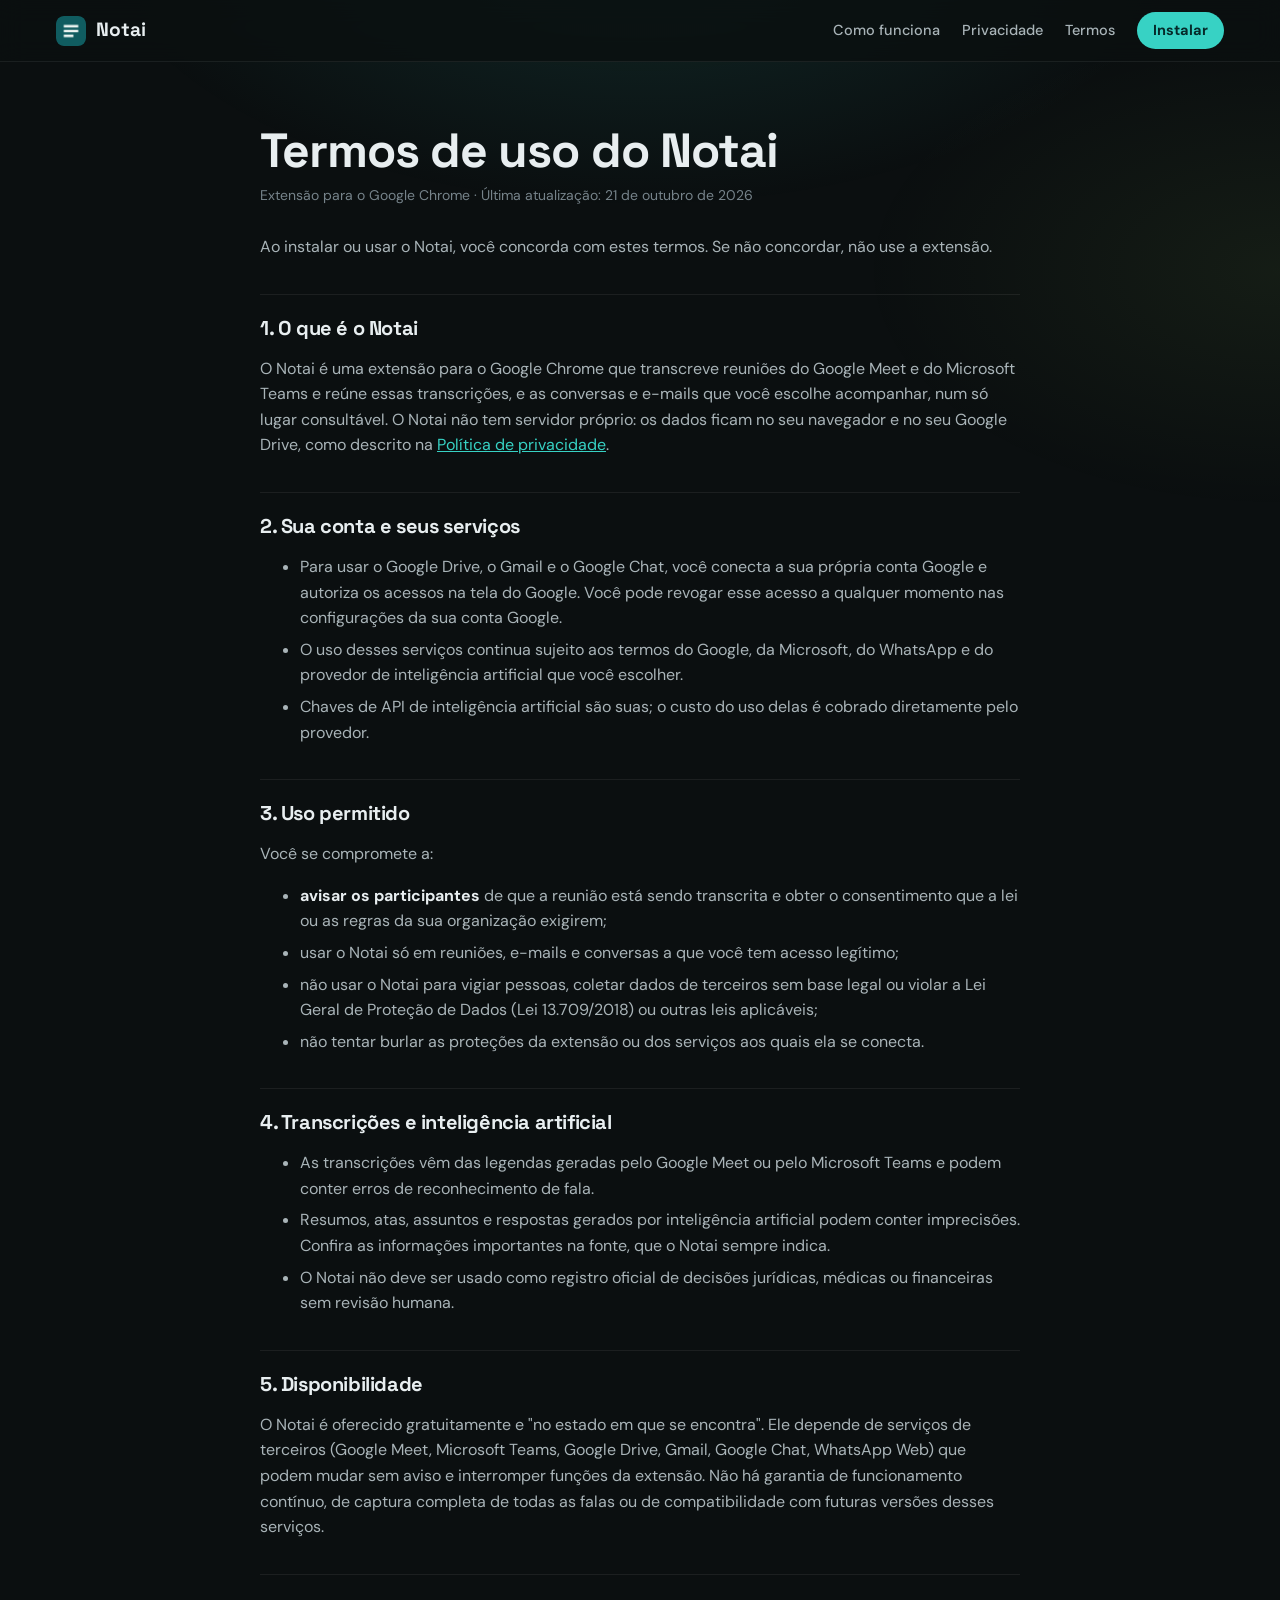
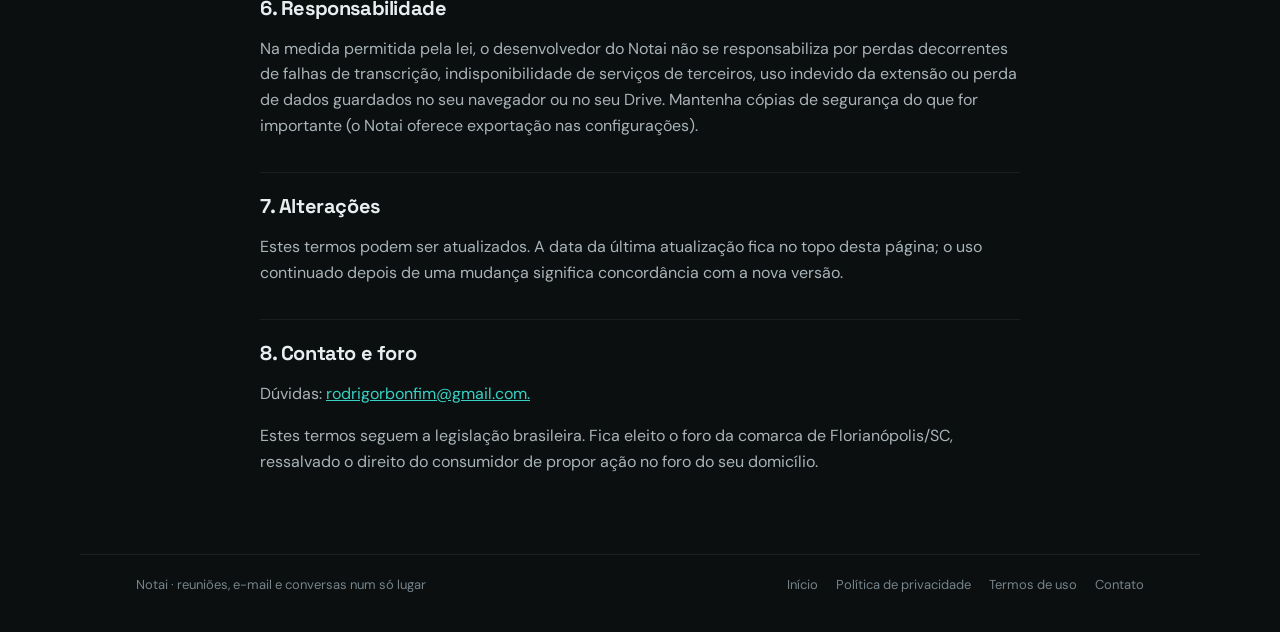
<file: termos-de-uso/index.html>
<!doctype html>
<html lang="pt-BR">
<head>
  <meta charset="utf-8" />
  <meta name="viewport" content="width=device-width, initial-scale=1" />
  <title>Termos de uso · Notai</title>
  <meta name="description" content="Termos de uso da extensão Notai para o Google Chrome." />
  <link rel="icon" href="../icon128.png" />
  <link rel="preconnect" href="https://fonts.googleapis.com" />
  <link rel="preconnect" href="https://fonts.gstatic.com" crossorigin />
  <link href="https://fonts.googleapis.com/css2?family=Space+Grotesk:wght@500;600;700&family=DM+Sans:opsz,wght@9..40,400;9..40,500;9..40,600&display=swap" rel="stylesheet" />
  <link rel="stylesheet" href="../style.css" />
</head>
<body>
  <div class="glow" aria-hidden="true"></div>
  <header class="top">
    <a class="brand" href="../"><img src="../icon128.png" alt="" width="30" height="30" /><span>Notai</span></a>
    <nav class="nav" aria-label="Principal">
      <a href="../#como-funciona">Como funciona</a>
      <a href="../politica-de-privacidade/">Privacidade</a>
      <a href="../termos-de-uso/">Termos</a>
      <a class="cta" href="../#instalar">Instalar</a>
    </nav>
  </header>
  <main>
    <article class="doc">
      <h1>Termos de uso do Notai</h1>
      <p class="meta">Extensão para o Google Chrome · Última atualização: 21 de outubro de 2026</p>
      <p>Ao instalar ou usar o Notai, você concorda com estes termos. Se não concordar, não use a extensão.</p>
      <h2>1. O que é o Notai</h2>
      <p>O Notai é uma extensão para o Google Chrome que transcreve reuniões do Google Meet e do Microsoft Teams e reúne essas transcrições, e as conversas e e-mails que você escolhe acompanhar, num só lugar consultável. O Notai não tem servidor próprio: os dados ficam no seu navegador e no seu Google Drive, como descrito na <a href="../politica-de-privacidade/">Política de privacidade</a>.</p>
      <h2>2. Sua conta e seus serviços</h2>
      <ul>
        <li>Para usar o Google Drive, o Gmail e o Google Chat, você conecta a sua própria conta Google e autoriza os acessos na tela do Google. Você pode revogar esse acesso a qualquer momento nas configurações da sua conta Google.</li>
        <li>O uso desses serviços continua sujeito aos termos do Google, da Microsoft, do WhatsApp e do provedor de inteligência artificial que você escolher.</li>
        <li>Chaves de API de inteligência artificial são suas; o custo do uso delas é cobrado diretamente pelo provedor.</li>
      </ul>
      <h2>3. Uso permitido</h2>
      <p>Você se compromete a:</p>
      <ul>
        <li><strong>avisar os participantes</strong> de que a reunião está sendo transcrita e obter o consentimento que a lei ou as regras da sua organização exigirem;</li>
        <li>usar o Notai só em reuniões, e-mails e conversas a que você tem acesso legítimo;</li>
        <li>não usar o Notai para vigiar pessoas, coletar dados de terceiros sem base legal ou violar a Lei Geral de Proteção de Dados (Lei 13.709/2018) ou outras leis aplicáveis;</li>
        <li>não tentar burlar as proteções da extensão ou dos serviços aos quais ela se conecta.</li>
      </ul>
      <h2>4. Transcrições e inteligência artificial</h2>
      <ul>
        <li>As transcrições vêm das legendas geradas pelo Google Meet ou pelo Microsoft Teams e podem conter erros de reconhecimento de fala.</li>
        <li>Resumos, atas, assuntos e respostas gerados por inteligência artificial podem conter imprecisões. Confira as informações importantes na fonte, que o Notai sempre indica.</li>
        <li>O Notai não deve ser usado como registro oficial de decisões jurídicas, médicas ou financeiras sem revisão humana.</li>
      </ul>
      <h2>5. Disponibilidade</h2>
      <p>O Notai é oferecido gratuitamente e "no estado em que se encontra". Ele depende de serviços de terceiros (Google Meet, Microsoft Teams, Google Drive, Gmail, Google Chat, WhatsApp Web) que podem mudar sem aviso e interromper funções da extensão. Não há garantia de funcionamento contínuo, de captura completa de todas as falas ou de compatibilidade com futuras versões desses serviços.</p>
      <h2>6. Responsabilidade</h2>
      <p>Na medida permitida pela lei, o desenvolvedor do Notai não se responsabiliza por perdas decorrentes de falhas de transcrição, indisponibilidade de serviços de terceiros, uso indevido da extensão ou perda de dados guardados no seu navegador ou no seu Drive. Mantenha cópias de segurança do que for importante (o Notai oferece exportação nas configurações).</p>
      <h2>7. Alterações</h2>
      <p>Estes termos podem ser atualizados. A data da última atualização fica no topo desta página; o uso continuado depois de uma mudança significa concordância com a nova versão.</p>
      <h2>8. Contato e foro</h2>
      <p>Dúvidas: <a href="mailto:rodrigorbonfim@gmail.com.">rodrigorbonfim@gmail.com.</a></p>
      <p>Estes termos seguem a legislação brasileira. Fica eleito o foro da comarca de Florianópolis/SC, ressalvado o direito do consumidor de propor ação no foro do seu domicílio.</p>
    </article>
  </main>
  <footer class="site-footer">
    <span>Notai · reuniões, e-mail e conversas num só lugar</span>
    <nav aria-label="Rodapé">
      <a href="../">Início</a>
      <a href="../politica-de-privacidade/">Política de privacidade</a>
      <a href="../termos-de-uso/">Termos de uso</a>
      <a href="mailto:rodrigorbonfim@gmail.com">Contato</a>
    </nav>
  </footer>
</body>
</html>
</file>
<file: style.css>
/* notai.ia.br: mesma identidade das Configurações do Notai (fundo escuro, verde-água, Space Grotesk + DM Sans).
   Home chamativa; política e termos como páginas de leitura. */

:root {
  color-scheme: dark;
  --bg: #0b0f10;
  --surface: #11171a;
  --surface-2: #161e22;
  --text: #e8eef0;
  --text-2: #a9b4b8;
  --muted: #76838a;
  --line: rgba(255, 255, 255, .07);
  --line-2: rgba(255, 255, 255, .13);
  --brand: #37d2c4;
  --brand-2: #b8f56a;
  --brand-soft: rgba(55, 210, 196, .12);
  --brand-ink: #062a2a;
  --warn: #ffc864;
  --font-display: "Space Grotesk", "Segoe UI", system-ui, sans-serif;
  --font-body: "DM Sans", "Segoe UI", system-ui, sans-serif;
  --font-mono: "JetBrains Mono", ui-monospace, Consolas, monospace;
  --ease: cubic-bezier(.2, .7, .2, 1);
  --radius: 16px;
}

* { box-sizing: border-box; }
html { scroll-behavior: smooth; }
body { margin: 0; background: var(--bg); color: var(--text); font-family: var(--font-body); font-size: 16px; line-height: 1.6; overflow-x: hidden; }
a { color: var(--brand); }
h1, h2, h3 { font-family: var(--font-display); margin: 0; letter-spacing: -.02em; }
h1 { font-size: clamp(2.5rem, 6.4vw, 4.6rem); line-height: 1.03; font-weight: 700; }
h2 { font-size: clamp(1.6rem, 3.2vw, 2.3rem); line-height: 1.15; font-weight: 700; }
h3 { font-size: 1.12rem; line-height: 1.3; font-weight: 600; }
:focus-visible { outline: 2px solid var(--brand); outline-offset: 3px; }

/* fundo: brilho suave no alto, sem animação pesada */
.glow { position: fixed; inset: 0; z-index: -1; pointer-events: none; background:
  radial-gradient(900px 480px at 50% -10%, rgba(55, 210, 196, .14), transparent 62%),
  radial-gradient(700px 400px at 100% 30%, rgba(184, 245, 106, .06), transparent 60%); }

/* ───────── cabeçalho ───────── */
.top { position: sticky; top: 0; z-index: 5; display: flex; align-items: center; justify-content: space-between; gap: 16px; padding: 12px clamp(16px, 5vw, 56px); background: rgba(11, 15, 16, .8); backdrop-filter: blur(12px); border-bottom: 1px solid var(--line); }
.brand { display: flex; align-items: center; gap: 10px; text-decoration: none; color: var(--text); font-family: var(--font-display); font-size: 1.2rem; font-weight: 700; }
.brand img { width: 30px; height: 30px; border-radius: 8px; }
.nav { display: flex; align-items: center; gap: 22px; }
.nav a { text-decoration: none; color: var(--text-2); font-weight: 500; font-size: 14.5px; }
.nav a:hover { color: var(--text); }
.nav .cta { padding: 7px 16px; border-radius: 999px; background: var(--brand); color: var(--brand-ink); font-weight: 700; }
.nav .cta:hover { color: var(--brand-ink); box-shadow: 0 8px 22px -10px rgba(55, 210, 196, .9); }

main { max-width: 1120px; margin: 0 auto; padding: 0 clamp(16px, 5vw, 56px) 40px; }
section { margin: 0 0 clamp(64px, 10vw, 120px); }
.eyebrow { display: inline-block; margin-bottom: 12px; font-size: 12px; font-weight: 600; letter-spacing: .12em; text-transform: uppercase; color: var(--brand); }
.section-head { max-width: 660px; margin-bottom: 28px; }
.section-head p { color: var(--text-2); margin: 10px 0 0; }
.card { background: var(--surface); border: 1px solid var(--line); border-radius: var(--radius); }

/* ───────── botões ───────── */
.btn { display: inline-flex; align-items: center; gap: 8px; padding: 12px 22px; border-radius: 999px; font-family: var(--font-display); font-weight: 600; text-decoration: none; border: 1px solid transparent; transition: transform .2s var(--ease), box-shadow .2s, border-color .2s; }
.btn-primary { background: linear-gradient(90deg, var(--brand), #6fe0a9 60%, var(--brand-2)); color: var(--brand-ink); box-shadow: 0 10px 30px -12px rgba(55, 210, 196, .7); }
.btn-primary:hover { transform: translateY(-2px); box-shadow: 0 18px 40px -14px rgba(55, 210, 196, .9); }
.btn-ghost { color: var(--text); border-color: var(--line-2); background: var(--surface); }
.btn-ghost:hover { border-color: var(--brand); }
.btn .arrow { transition: transform .2s var(--ease); }
.btn:hover .arrow { transform: translateX(4px); }

/* ───────── destaque ───────── */
.hero { display: grid; grid-template-columns: 1.05fr .95fr; gap: clamp(28px, 5vw, 64px); align-items: center; padding-top: clamp(48px, 9vw, 104px); }
.pill { display: inline-flex; align-items: center; gap: 8px; padding: 6px 12px; border-radius: 999px; background: var(--surface); border: 1px solid var(--line-2); font-size: 12.5px; font-weight: 600; color: var(--text-2); margin-bottom: 22px; }
.pill-dot { width: 7px; height: 7px; border-radius: 50%; background: var(--brand-2); box-shadow: 0 0 0 4px rgba(184, 245, 106, .18); }
.grad { background: linear-gradient(90deg, var(--brand), var(--brand-2)); -webkit-background-clip: text; background-clip: text; color: transparent; }
.lede { font-size: 1.12rem; color: var(--text-2); max-width: 560px; margin: 22px 0 28px; }
.cta-row { display: flex; gap: 12px; flex-wrap: wrap; }
.note { margin: 14px 0 0; font-size: 13.5px; color: var(--muted); }
.note strong { color: var(--warn); font-weight: 600; }
.proof { list-style: none; display: grid; grid-template-columns: repeat(4, auto); gap: 18px 28px; padding: 22px 0 0; margin: 30px 0 0; border-top: 1px solid var(--line); }
.proof li { display: flex; flex-direction: column; }
.proof strong { font-family: var(--font-display); font-size: 1.9rem; line-height: 1; }
.proof span { font-size: 12.5px; color: var(--muted); margin-top: 6px; }

.sample { margin: 0; background: linear-gradient(180deg, rgba(255, 255, 255, .05), rgba(255, 255, 255, .02)); border: 1px solid var(--line-2); border-radius: var(--radius); box-shadow: 0 40px 80px -40px rgba(0, 0, 0, .8), 0 0 80px -30px rgba(55, 210, 196, .35); overflow: hidden; transform: perspective(1200px) rotateY(-6deg) rotateX(2deg); transition: transform .5s var(--ease); }
.sample:hover { transform: none; }
.sample figcaption { display: flex; align-items: center; gap: 10px; padding: 10px 14px; border-bottom: 1px solid var(--line); font-size: 12.5px; color: var(--muted); background: rgba(0, 0, 0, .25); }
.win { display: inline-flex; gap: 5px; }
.win i { width: 9px; height: 9px; border-radius: 50%; background: var(--line-2); }
.sample-name { font-weight: 600; color: var(--text-2); overflow: hidden; text-overflow: ellipsis; white-space: nowrap; }
.sample-tag { margin-left: auto; display: inline-flex; align-items: center; gap: 6px; padding: 3px 9px; border-radius: 999px; background: rgba(94, 230, 164, .12); color: #5ee6a4; font-weight: 600; white-space: nowrap; }
.live-dot { width: 6px; height: 6px; border-radius: 50%; background: #5ee6a4; animation: pulse 1.6s ease-in-out infinite; }
@keyframes pulse { 50% { opacity: .35; } }
.sample-body { padding: 14px 16px 16px; font-family: var(--font-mono); font-size: 12.5px; line-height: 1.5; }
.line { display: grid; grid-template-columns: 62px 1fr; column-gap: 10px; padding: 7px 0; border-bottom: 1px dashed var(--line); }
.line:last-child { border-bottom: 0; }
.line .t { color: var(--muted); }
.line .who { color: var(--brand); font-weight: 500; grid-column: 2; }
.line .txt { grid-column: 2; color: var(--text-2); }
.line.ev { grid-template-columns: 1fr; color: var(--brand-2); text-align: center; font-size: 11.5px; }

/* ───────── como funciona e recursos ───────── */
.steps { list-style: none; margin: 0; padding: 0; display: grid; grid-template-columns: repeat(3, 1fr); gap: 16px; }
.steps li { padding: 24px 22px; }
.step-n { display: inline-block; font-family: var(--font-display); font-size: 13px; font-weight: 700; letter-spacing: .1em; color: var(--brand-ink); background: linear-gradient(90deg, var(--brand), var(--brand-2)); padding: 4px 10px; border-radius: 999px; margin-bottom: 16px; }
.steps h3, .bento h3 { margin-bottom: 8px; }
.steps p, .bento p { margin: 0; color: var(--text-2); }
.bento { display: grid; grid-template-columns: repeat(3, 1fr); gap: 16px; }
.bento article { padding: 22px 24px; }
.bento .span-2 { grid-column: span 2; }
.bento .accent { background: linear-gradient(135deg, rgba(55, 210, 196, .12), rgba(184, 245, 106, .05)); }
.icon { display: grid; place-items: center; width: 40px; height: 40px; border-radius: 12px; background: var(--surface-2); border: 1px solid var(--line-2); font-size: 18px; margin-bottom: 14px; }

/* ───────── instalar ───────── */
.install { display: grid; grid-template-columns: 1.1fr .9fr; gap: 24px; padding: clamp(28px, 5vw, 48px); border-radius: 24px; border: 1px solid var(--line-2); background: radial-gradient(700px 300px at 0% 0%, rgba(55, 210, 196, .18), transparent 60%), var(--surface); }
.install ol { margin: 14px 0 0; padding-left: 20px; color: var(--text-2); }
.install li { margin: 0 0 8px; }
.install li strong { color: var(--text); }
.modes { align-self: start; padding: 18px 20px; border-radius: 14px; border: 1px solid rgba(255, 200, 100, .35); background: rgba(255, 200, 100, .07); font-size: 14.5px; color: var(--text-2); }
.modes h3 { color: var(--warn); margin-bottom: 8px; font-size: 1rem; }
.modes p { margin: 0 0 8px; }

/* ───────── perguntas ───────── */
.faq-list { display: grid; gap: 10px; }
.faq details { padding: 14px 20px; }
.faq summary { font-family: var(--font-display); font-size: 1.02rem; font-weight: 600; list-style: none; display: flex; justify-content: space-between; align-items: center; gap: 16px; cursor: pointer; }
.faq summary::-webkit-details-marker { display: none; }
.faq summary::after { content: "+"; color: var(--brand); font-size: 1.4rem; line-height: 1; transition: transform .25s var(--ease); }
.faq details[open] summary::after { transform: rotate(45deg); }
.faq p { margin: 10px 0 2px; color: var(--text-2); max-width: 760px; }

/* ───────── páginas de leitura (política, termos) ───────── */
.doc { max-width: 760px; margin: 0 auto; padding: clamp(36px, 6vw, 64px) 0 24px; }
.doc h1 { font-size: clamp(2rem, 4.6vw, 3rem); margin-bottom: 8px; }
.doc .meta { color: var(--muted); font-size: 14px; margin: 0 0 28px; }
.doc h2 { font-size: 1.25rem; margin: 34px 0 10px; padding-top: 22px; border-top: 1px solid var(--line); }
.doc p, .doc li { color: var(--text-2); }
.doc li { margin: 6px 0; }
.doc strong { color: var(--text); }
.doc .summary { padding: 18px 22px; border-radius: 14px; background: var(--brand-soft); border: 1px solid rgba(55, 210, 196, .3); }
.doc .summary ul { margin: 0; padding-left: 20px; }

/* ───────── rodapé ───────── */
.site-footer { display: flex; justify-content: space-between; align-items: center; gap: 12px; flex-wrap: wrap; max-width: 1120px; margin: 0 auto; padding: 20px clamp(16px, 5vw, 56px) 36px; border-top: 1px solid var(--line); font-size: 13px; color: var(--muted); }
.site-footer nav { display: flex; gap: 18px; flex-wrap: wrap; }
.site-footer a { color: var(--muted); text-decoration: none; }
.site-footer a:hover { color: var(--brand); }

/* ───────── responsivo e acessibilidade ───────── */
@media (max-width: 900px) {
  .hero, .install { grid-template-columns: 1fr; }
  .sample { transform: none; }
  .steps, .bento { grid-template-columns: 1fr; }
  .bento .span-2 { grid-column: auto; }
  .proof { grid-template-columns: 1fr 1fr; }
  .nav a:not(.cta) { display: none; }
}
@media (prefers-reduced-motion: reduce) {
  *, *::before, *::after { animation-duration: .01ms !important; animation-iteration-count: 1 !important; transition-duration: .01ms !important; }
  .sample { transform: none; }
}
</file>
